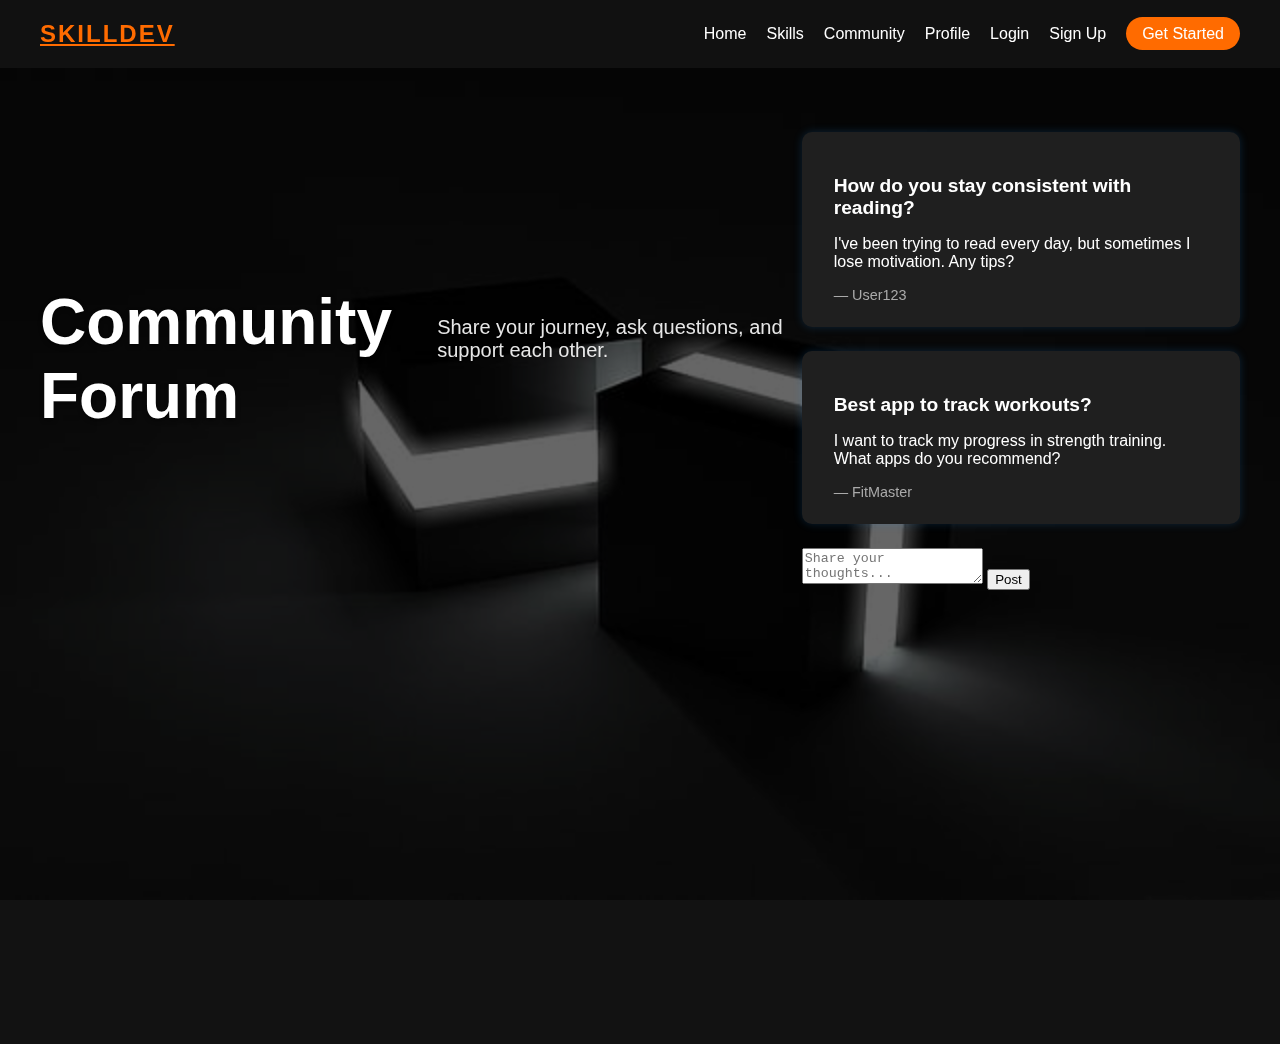
<file: Skill Dev/community.html>
<!DOCTYPE html>
<html lang="en">
<head>
  <meta charset="UTF-8" />
  <meta name="viewport" content="width=device-width, initial-scale=1.0"/>
  <title>Community | SkillDev</title>
  <link rel="stylesheet" href="assets/css/main.css" />
</head>
<body>
  <header class="header">
    <div class="container">
      <a href="index.html" class="logo glow">SkillDev</a>
      <nav class="nav">
        <ul class="nav__list">
          <li><a href="index.html" class="nav__link">Home</a></li>
          <li><a href="skills.html" class="nav__link">Skills</a></li>
          <li><a href="community.html" class="nav__link">Community</a></li>
          <li><a href="profile.html" class="nav__link">Profile</a></li>
          <li><a href="login.html" class="nav__link">Login</a></li>
          <li><a href="signup.html" class="nav__link">Sign Up</a></li>
          <li><a href="login.html" class="nav__link cta-button">Get Started</a></li>
        </ul>
      </nav>
    </div>
  </header>

  <main class="community-page">
    <section class="container">
      <h1 class="hero-title">Community Forum</h1>
      <p class="hero-text">Share your journey, ask questions, and support each other.</p>

      <div class="forum-posts">
        <div class="post-card">
          <h3>How do you stay consistent with reading?</h3>
          <p>I've been trying to read every day, but sometimes I lose motivation. Any tips?</p>
          <span class="post-author">— User123</span>
        </div>

        <div class="post-card">
          <h3>Best app to track workouts?</h3>
          <p>I want to track my progress in strength training. What apps do you recommend?</p>
          <span class="post-author">— FitMaster</span>
        </div>

        <div class="post-form">
          <textarea id="new-post" placeholder="Share your thoughts..."></textarea>
          <button onclick="addPost()">Post</button>
        </div>
      </div>
    </section>
  </main>
  <script src="assets/js/script.js"></script>

</body>
</html>
</file>
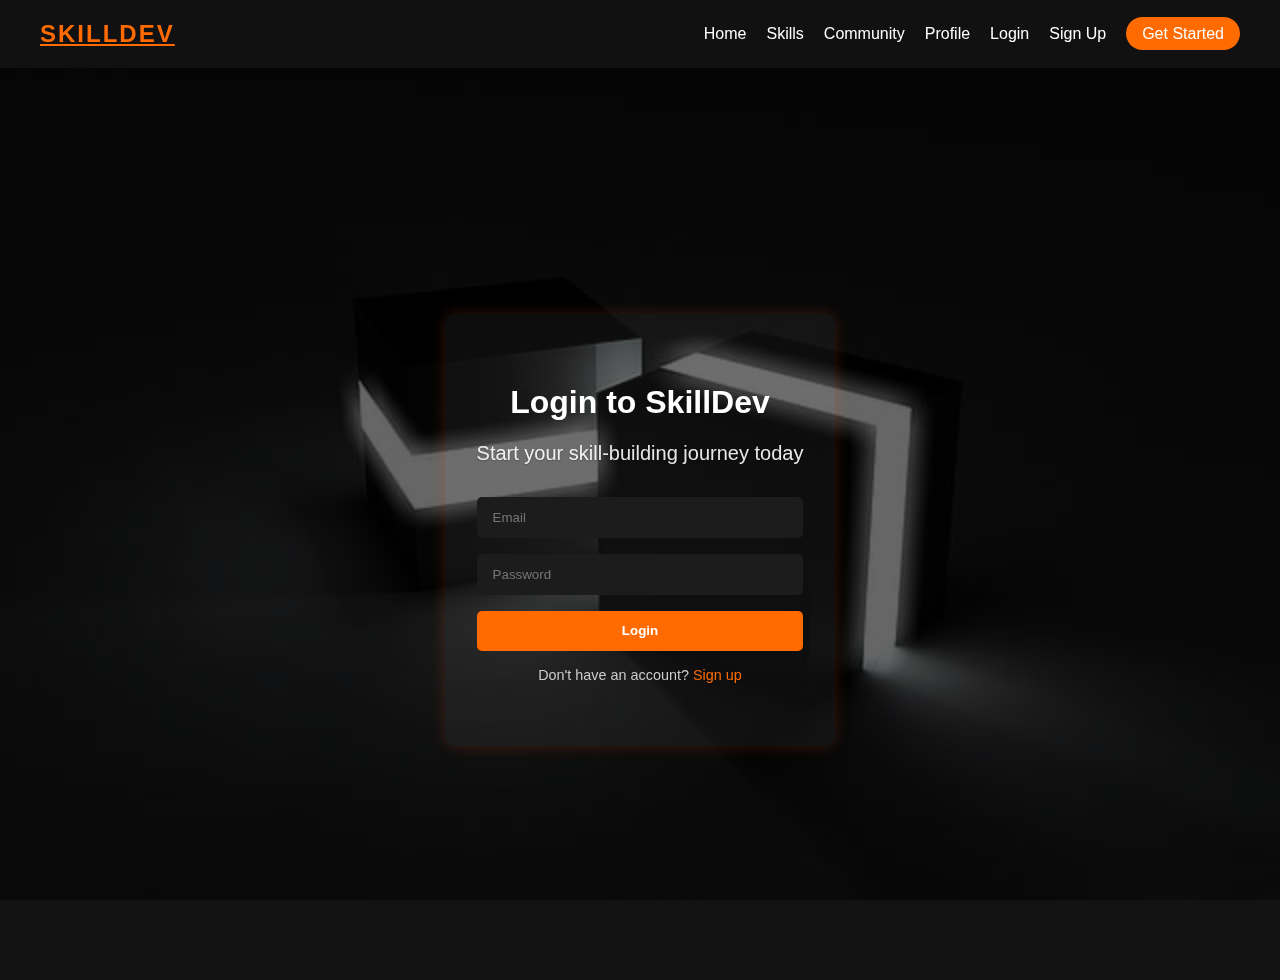
<file: Skill Dev/login.html>
<!DOCTYPE html>
<html lang="en">
<head>
  <meta charset="UTF-8" />
  <meta name="viewport" content="width=device-width, initial-scale=1.0"/>
  <title>Login - SkillDev</title>
  <link rel="stylesheet" href="assets/css/main.css" />
</head>
<body>
  <header class="header">
    <div class="container">
      <a href="index.html" class="logo glow">SkillDev</a>
      <nav class="nav">
        <ul class="nav__list">
          <li><a href="index.html" class="nav__link">Home</a></li>
          <li><a href="skills.html" class="nav__link">Skills</a></li>
          <li><a href="community.html" class="nav__link">Community</a></li>
          <li><a href="profile.html" class="nav__link">Profile</a></li>
          <li><a href="login.html" class="nav__link">Login</a></li>
          <li><a href="signup.html" class="nav__link">Sign Up</a></li>
          <li><a href="login.html" class="nav__link cta-button">Get Started</a></li>
        </ul>
      </nav>
    </div>
  </header>

  <main class="login-section">
    <div class="container">
      <div class="login-container">
        <h1 class="section-title">Login to SkillDev</h1>
        <p class="hero-text">Start your skill-building journey today</p>
        <form class="login-form">
          <input type="email" id="login-email" placeholder="Email" required>
          <input type="password" id="login-password" placeholder="Password" required>
          <button type="submit">Login</button>
        </form>
        <p class="text-secondary">Don't have an account? <a href="signup.html">Sign up</a></p>
      </div>
    </div>
  </main>

  <script src="assets/js/script.js"></script>
</body>
</html>
</file>
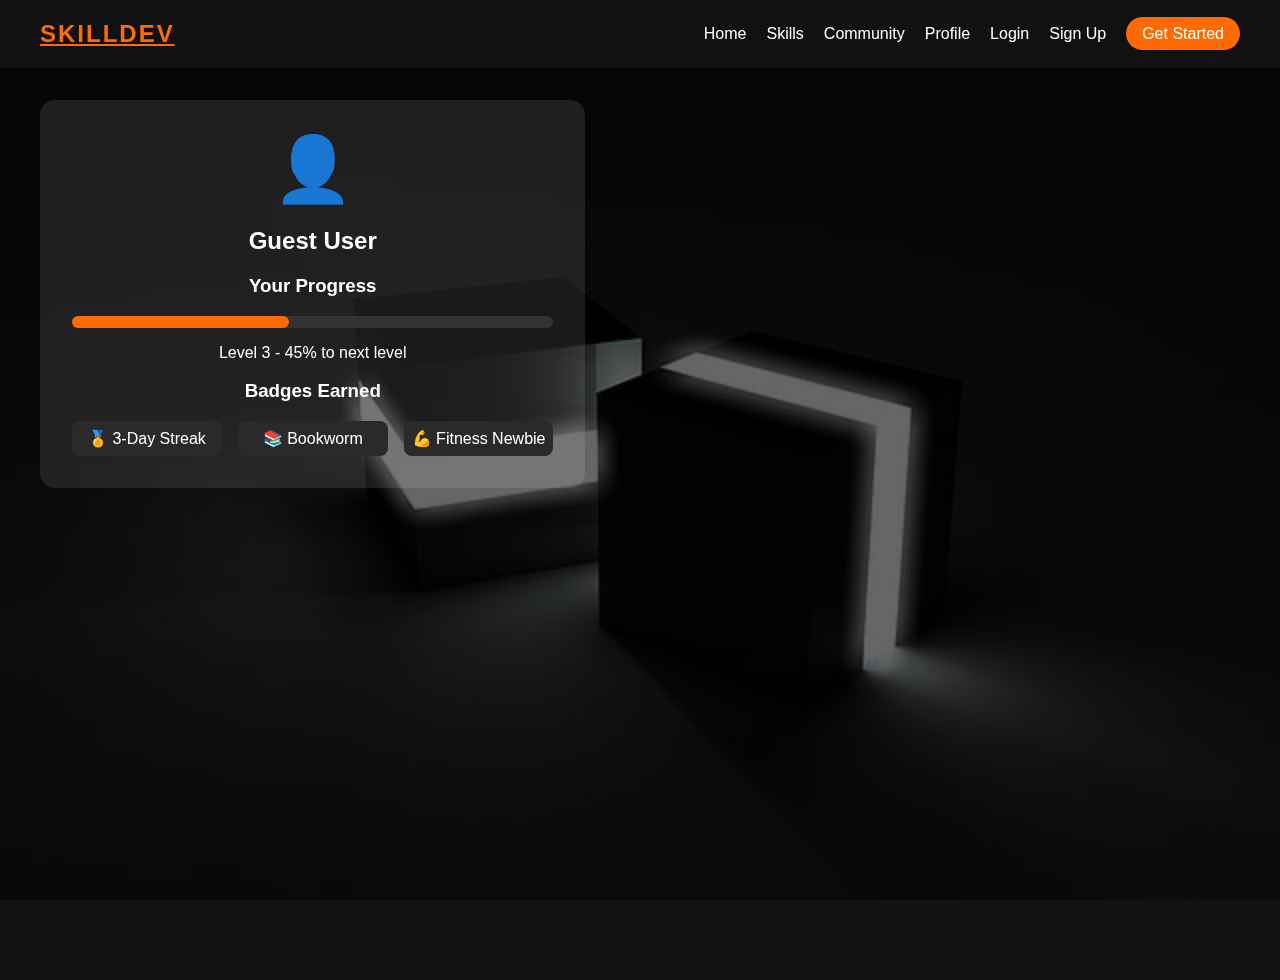
<file: Skill Dev/profile.html>
<!DOCTYPE html>
<html lang="en">
<head>
  <meta charset="UTF-8" />
  <meta name="viewport" content="width=device-width, initial-scale=1.0"/>
  <title>Profile - SkillDev</title>
  <link rel="stylesheet" href="assets/css/main.css" />
</head>
<body>
  <header class="header">
    <div class="container">
      <a href="index.html" class="logo glow">SkillDev</a>
      <nav class="nav">
        <ul class="nav__list">
          <li><a href="index.html" class="nav__link">Home</a></li>
          <li><a href="skills.html" class="nav__link">Skills</a></li>
          <li><a href="community.html" class="nav__link">Community</a></li>
          <li><a href="profile.html" class="nav__link">Profile</a></li>
          <li><a href="login.html" class="nav__link">Login</a></li>
          <li><a href="./signup.html" class="nav__link">Sign Up</a></li>
          <li><a href="login.html" class="nav__link cta-button">Get Started</a></li>
        </ul>
      </nav>
    </div>
  </header>

  <main class="profile-section">
    <div class="container">
      <div class="profile-card">
        <div class="avatar">👤</div>
        <h2 id="username">Guest User</h2>
        
        <div class="progress-section">
          <h3>Your Progress</h3>
          <div class="progress-bar">
            <div class="progress-fill" style="width: 45%"></div>
          </div>
          <p>Level 3 - 45% to next level</p>
        </div>
  
        <div class="achievements">
          <h3>Badges Earned</h3>
          <div class="badges-grid">
            <div class="badge">🏅 3-Day Streak</div>
            <div class="badge">📚 Bookworm</div>
            <div class="badge">💪 Fitness Newbie</div>
          </div>
        </div>
      </div>
    </div>
  </main>
  <script src="assets/js/script.js"></script>
</body>
</html>
</file>
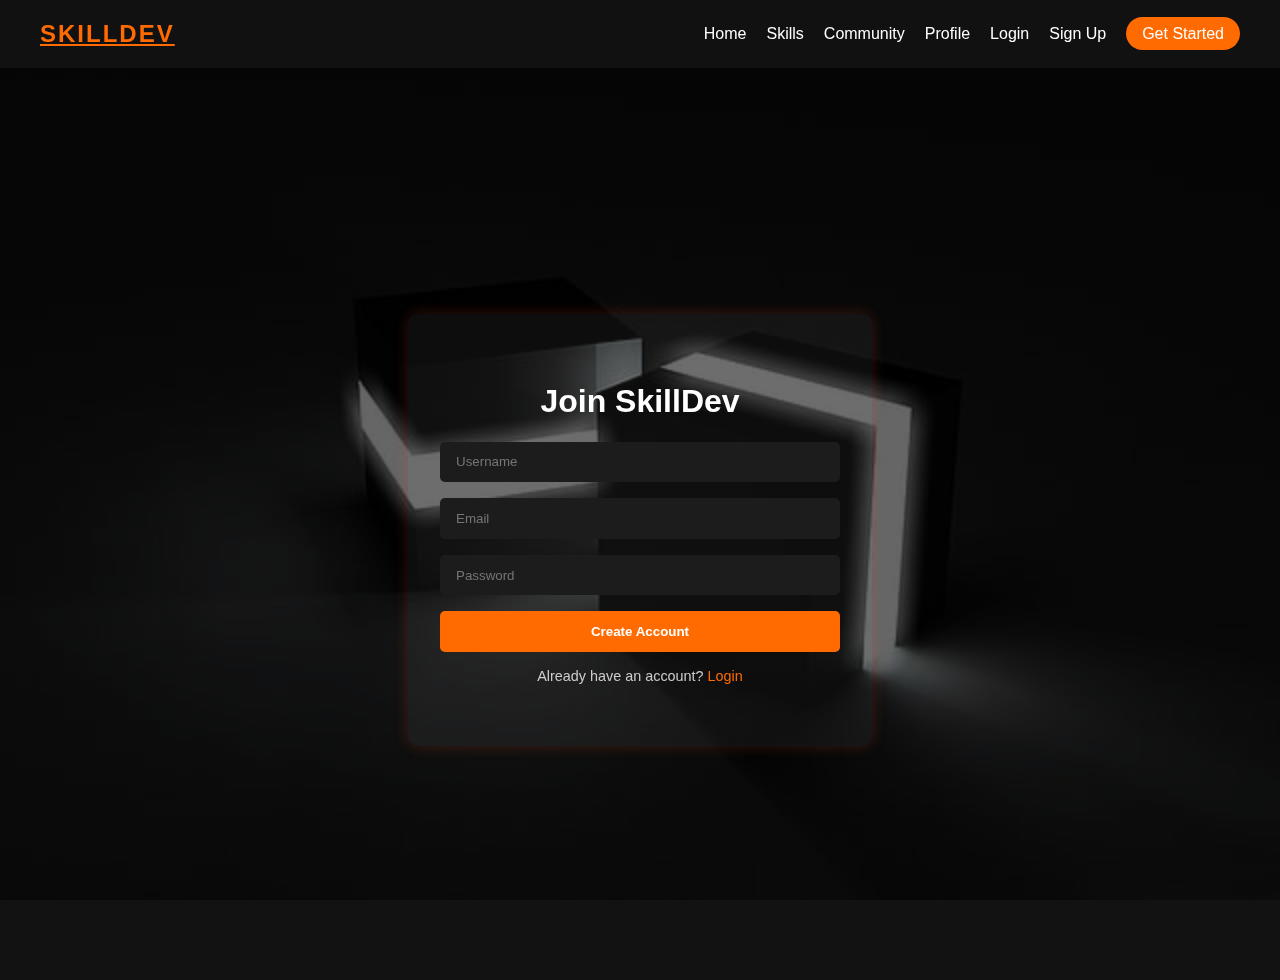
<file: Skill Dev/signup.html>
<!DOCTYPE html>
<html lang="en">
<head>
  <meta charset="UTF-8">
  <meta name="viewport" content="width=device-width, initial-scale=1.0">
  <title>Sign Up - SkillDev</title>
  <link rel="stylesheet" href="./assets/css/main.css">
</head>
<body>
  <header class="header">
    <div class="container">
      <a href="./index.html" class="logo glow">SkillDev</a>
      <nav class="nav">
        <ul class="nav__list">
          <li><a href="./index.html" class="nav__link">Home</a></li>
          <li><a href="./skills.html" class="nav__link">Skills</a></li>
          <li><a href="./community.html" class="nav__link">Community</a></li>
          <li><a href="./profile.html" class="nav__link">Profile</a></li>
          <li><a href="./login.html" class="nav__link">Login</a></li>
          <li><a href="./signup.html" class="nav__link active">Sign Up</a></li>
          <li><a href="./login.html" class="nav__link cta-button">Get Started</a></li>
        </ul>
      </nav>
    </div>
  </header>

  <main class="login-section">
    <div class="login-container">
      <h1 class="section-title">Join SkillDev</h1>
      <form id="signupForm" class="login-form">
        <input type="text" id="signupUsername" placeholder="Username" required>
        <input type="email" id="signupEmail" placeholder="Email" required>
        <input type="password" id="signupPassword" placeholder="Password" required>
        <button type="submit">Create Account</button>
      </form>
      <p class="text-secondary">Already have an account? <a href="./login.html">Login</a></p>
    </div>
  </main>

  <script src="./assets/js/script.js"></script>
</body>
</html>
</file>
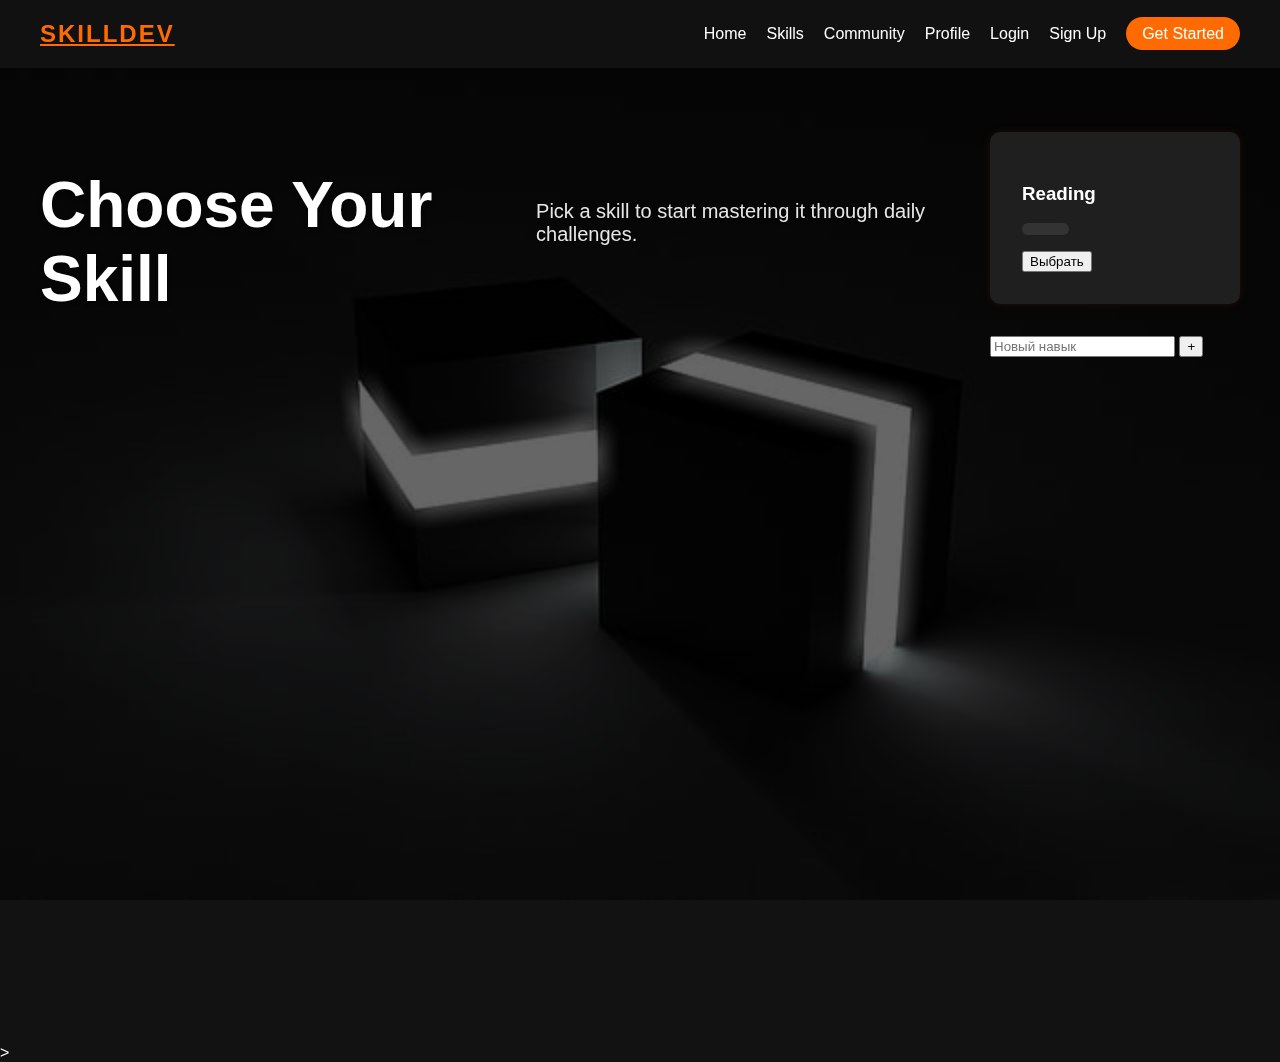
<file: Skill Dev/skills.html>
<!DOCTYPE html>
<html lang="en">
<head>
  <meta charset="UTF-8" />
  <meta name="viewport" content="width=device-width, initial-scale=1.0" />
  <title>Skills | SkillDev</title>
  <link rel="stylesheet" href="assets/css/main.css" />
</head>
<body>
  <header class="header">
    <div class="container">
      <a href="index.html" class="logo glow">SkillDev</a>
      <nav class="nav">
        <ul class="nav__list">
          <li><a href="index.html" class="nav__link">Home</a></li>
          <li><a href="skills.html" class="nav__link">Skills</a></li>
          <li><a href="community.html" class="nav__link">Community</a></li>
          <li><a href="profile.html" class="nav__link">Profile</a></li>
          <li><a href="login.html" class="nav__link">Login</a></li>
          <li><a href="signup.html" class="nav__link">Sign Up</a></li>
          <li><a href="login.html" class="nav__link cta-button">Get Started</a></li>
        </ul>
      </nav>
    </div>
  </header>

  <main class="skills-page">
    <section class="container">
      <h1 class="hero-title">Choose Your Skill</h1>
      <p class="hero-text">Pick a skill to start mastering it through daily challenges.</p>

      <div class="skills-grid">
        <!-- Пример карточки -->
        <div class="skill-card" data-skill="reading">
          <h3>Reading</h3>
          <div class="progress-bar" style="width: 25%"></div>
          <button class="select-skill">Выбрать</button>
        </div>
        
        <!-- Добавить новые навыки -->
        <div class="add-skill">
          <input type="text" id="new-skill" placeholder="Новый навык">
          <button id="add-skill-btn">+</button>
        </div>
      </div>
      </div>
    </section>
  </main>
  <script src="assets/js/script.js"></script>>

</body>
</html>
</file>
<file: Skill Dev/assets/css/main.css>
:root {
  --bg-dark: #121212;
  --accent-orange: #ff6b00;
  --text-light: #ffffff;
  --text-muted: rgba(255, 255, 255, 0.75);
  --dark-orange: #bf360c;
}

body::before {
  content: '';
  position: fixed;
  top: 0;
  left: 0;
  width: 100%;
  height: 100%;
  background: url(../images/theme.jpg) center/cover;
  filter: brightness(0.4);
  z-index: -1;
}

/* Reset + base */
body {
  margin: 0;
  font-family: 'Inter', sans-serif;
  background-color: var(--bg-dark);
  color: var(--text-light);
}

.header {
  background: rgba(20, 20, 20, 0.8); /* тёмно-серый с лёгкой прозрачностью */
  backdrop-filter: blur(6px);        /* делает фон мягким */
  position: fixed;                   
  top: 0;
  width: 100%;
  z-index: 10;
}


.container {
  max-width: 1200px;
  margin: 0 auto;
  padding: 20px 40px;
  display: flex;
  justify-content: space-between;
  align-items: center;
}

.logo {
  font-size: 24px;
  font-weight: bold;
  color: var(--accent-orange);
  text-transform: uppercase;
  letter-spacing: 2px;
}

.nav__list {
  display: flex;
  list-style: none;
  gap: 20px;
  margin: 0;
  padding: 0;
}

.nav__link {
  text-decoration: none;
  color: var(--text-light);
  font-weight: 500;
  transition: color 0.3s;
}

.nav__link:hover {
  color: var(--accent-orange);
}

.cta-button {
  padding: 8px 16px;
  background-color: var(--accent-orange);
  border-radius: 20px;
  color: white !important;
  transition: background 0.3s;
}

.cta-button:hover {
  background-color: var(--dark-orange);
}

/* Hero section */
.hero {
  position: relative;
  height: 100vh;
  overflow: hidden;
}

.hero-image {
  position: absolute;
  top: 0;
  left: 0;
  width: 100%;
  height: 100%;
  object-fit: cover;
  z-index: 0;
  filter: brightness(0.5);
}

.hero-overlay {
  position: absolute;
  top: 0;
  left: 0;
  width: 100%;
  height: 100%;
  background: linear-gradient(to top, rgba(0, 0, 0, 0.7), rgba(0, 0, 0, 0.2));
  z-index: 1;
}

.hero-content {
  position: relative;
  z-index: 2;
  text-align: center;
  top: 50%;
  transform: translateY(-50%);
  padding: 0 20px;
}

.hero-title {
  font-size: 4rem;
  margin-bottom: 1rem;
  color: white;
  font-weight: 700; /* Жирность как у Community Forum */
  text-shadow: 0 2px 4px rgba(0,0,0,0.5); /* Тень как у Community Forum */
}

.hero-text {
  font-size: 1.25rem;
  color: white; /* Белый текст */
  opacity: 0.9; /* Чуть прозрачности */
  margin-bottom: 2rem;
  /* Добавляем тень: */
  text-shadow: 0 1px 2px rgba(0,0,0,0.3);
}

.hero-button {
  padding: 1rem 2.5rem;
  background: var(--accent-orange);
  border-radius: 50px;
  color: #fff;
  text-decoration: none;
  font-weight: bold;
  text-transform: uppercase;
  transition: all 0.3s ease;
}

.hero-button:hover {
  background: var(--dark-orange);
  transform: translateY(-3px);
}

.weather {
  padding: 4rem 0;
  background: #1e1e1e;
  color: white;
}

.weather-container {
  text-align: center;
}

.weather-title {
  font-size: 2.5rem;
  margin-bottom: 2rem;
  color: #FF5722;
}

.weather-info {
  background: #2c2c2c;
  padding: 2rem;
  border-radius: 10px;
  box-shadow: 0 4px 20px rgba(0,0,0,0.2);
  display: inline-block;
  min-width: 250px;
}

/*Login*/
.login-section {
  display: flex;
  justify-content: center;
  align-items: center;
  height: 80vh;
  color: #fff;
}

.login-container {
  background: rgba(255, 255, 255, 0.05);
  padding: 3rem 2rem;
  border-radius: 10px;
  box-shadow: 0 0 15px rgba(255, 87, 34, 0.2);
  text-align: center;
  width: 100%;
  max-width: 400px;
}

.login-form {
  display: flex;
  flex-direction: column;
  gap: 1rem;
  margin-top: 1rem;
}

.login-form input {
  padding: 0.8rem 1rem;
  border: none;
  border-radius: 5px;
  background: #1c1c1c;
  color: #fff;
}

.login-form button {
  padding: 0.8rem;
  background: var(--accent-orange);
  border: none;
  border-radius: 5px;
  color: white;
  font-weight: bold;
  cursor: pointer;
  transition: background 0.3s;
}

.login-form button:hover {
  background: var(--dark-orange);
}

.text-secondary {
  margin-top: 1rem;
  font-size: 0.9rem;
  color: #ccc;
}

.text-secondary a {
  color: var(--accent-orange);
  text-decoration: none;
}

/* Skills Page */
.skills-page {
  padding: 4rem 0;
}

.skills-grid {
  display: grid;
  grid-template-columns: repeat(auto-fit, minmax(250px, 1fr));
  gap: 2rem;
  margin-top: 2rem;
}

.skill-card {
  background: #1f1f1f;
  padding: 2rem;
  border-radius: 10px;
  box-shadow: 0 0 10px rgba(255, 87, 34, 0.1);
  transition: transform 0.3s ease, box-shadow 0.3s ease;
  color: white;
}

.skill-card:hover {
  transform: translateY(-5px);
  box-shadow: 0 0 20px rgba(255, 87, 34, 0.3);
}

/* Community Page */
.community-page {
  padding: 4rem 0;
}

.forum-posts {
  margin-top: 2rem;
  display: flex;
  flex-direction: column;
  gap: 1.5rem;
}

.post-card {
  background: #1f1f1f;
  padding: 1.5rem 2rem;
  border-radius: 10px;
  color: white;
  box-shadow: 0 0 10px rgba(33, 150, 243, 0.2);
}

.post-card h3 {
  margin-bottom: 0.5rem;
  font-size: 1.2rem;
}

.post-card .post-author {
  display: block;
  margin-top: 1rem;
  color: #aaa;
  font-size: 0.9rem;
}




.skill-progress {
  height: 8px;
  background: #2a2a2a;
  border-radius: 4px;
  margin: 1rem 0;
}

.progress {
  height: 100%;
  background: var(--accent-orange);
  border-radius: 4px;
}

/* Profile Page Styles */
.profile-card {
  background: rgba(255, 255, 255, 0.1);
  padding: 2rem;
  border-radius: 15px;
  text-align: center;
}

.avatar {
  font-size: 4rem;
  margin-bottom: 1rem;
}

.progress-bar {
  height: 12px;
  background: #333;
  border-radius: 6px;
  margin: 1rem 0;
}

.progress-fill {
  height: 100%;
  background: var(--accent-orange);
  border-radius: 6px;
}

.badges-grid {
  display: grid;
  grid-template-columns: repeat(3, 1fr);
  gap: 1rem;
  margin-top: 1rem;
}

.badge {
  background: #2a2a2a;
  padding: 0.5rem;
  border-radius: 8px;
}

.login-section, 
.profile-section,
.skills-page, 
.community-page {
  position: relative;
  z-index: 1;
  min-height: 100vh;
  padding-top: 80px; /* Space for fixed header */
}
</file>
